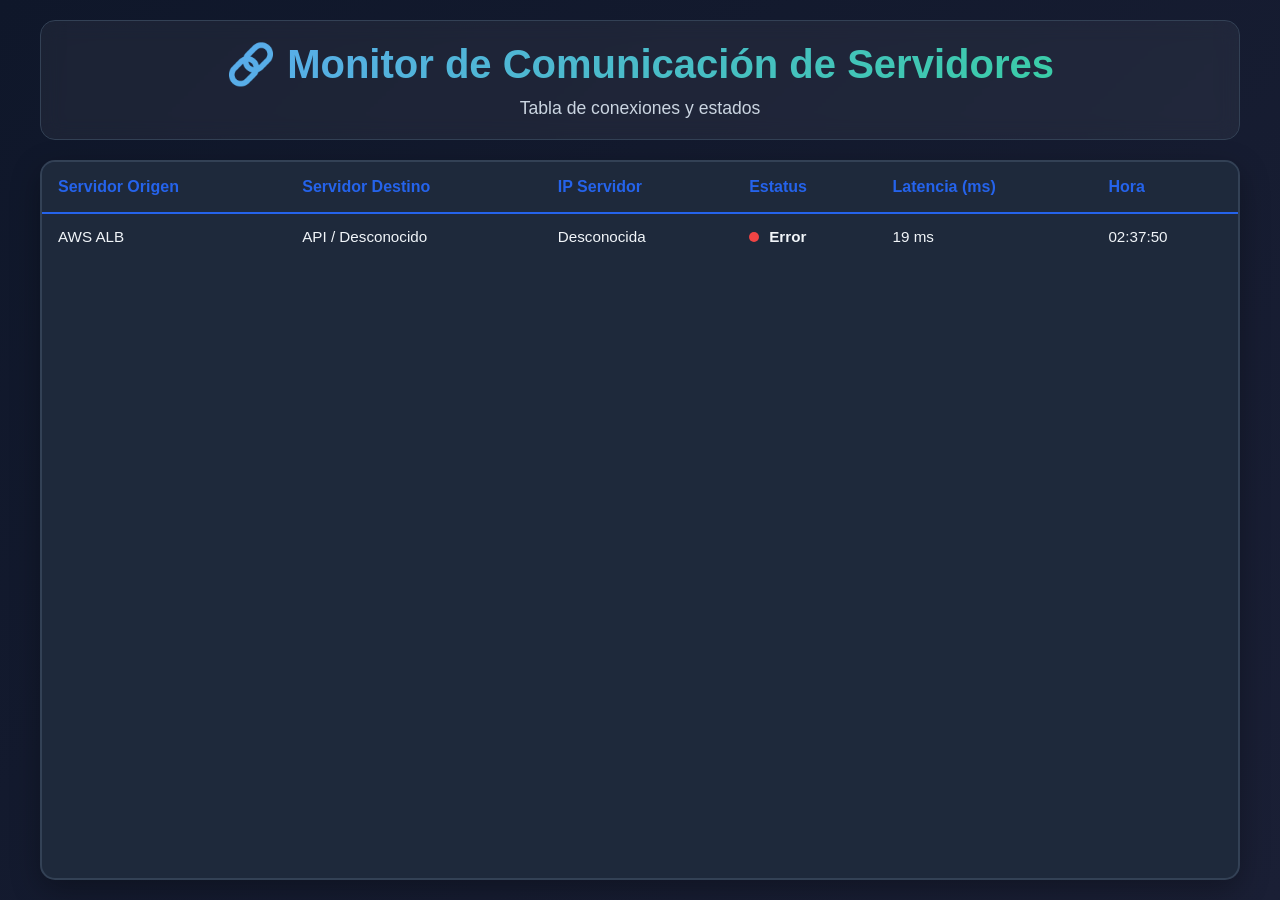
<file: index.html>
<!DOCTYPE html>
<html lang="es">
<head>
    <meta charset="UTF-8">
    <meta name="viewport" content="width=device-width, initial-scale=1.0">
    <title>Monitor de Comunicación de Servidores</title>
    <link rel="stylesheet" href="style.css">
</head>
<body>
    <div class="container">
        <header class="header">
            <h1>🔗 Monitor de Comunicación de Servidores</h1>
            <p class="subtitle">Tabla de conexiones y estados</p>
        </header>

        <div class="table-section">
            <table class="communication-table" id="communicationTable">
                <thead>
                    <tr>
                        <th>Servidor Origen</th>
                        <th>Servidor Destino</th>
                        <th>IP Servidor</th>
                        <th>Estatus</th>
                        <th>Latencia (ms)</th>
                        <th>Hora</th>
                    </tr>
                </thead>
                <tbody id="tableBody">
                </tbody>
            </table>
        </div>
    </div>

    <script src="script.js?v=2"></script>
</body>
</html>
</file>
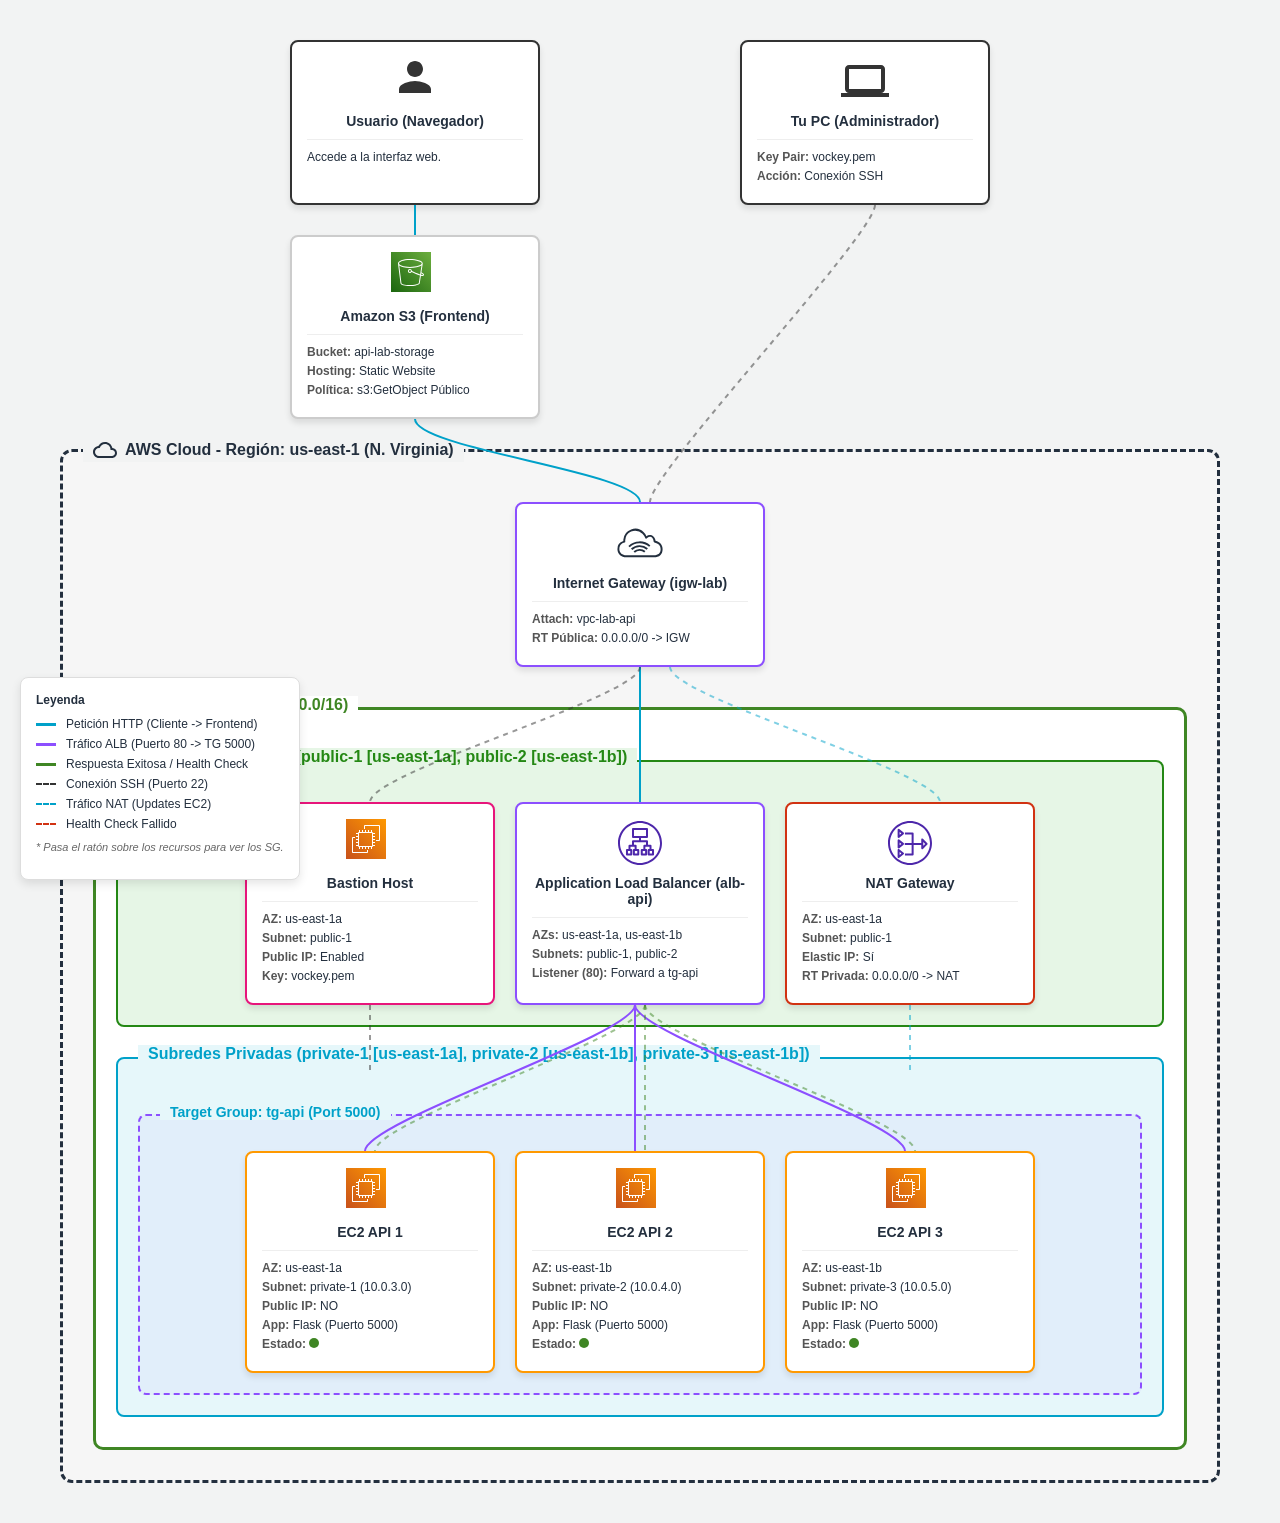
<file: AWS_Arquitecture.html>
<!DOCTYPE html>
<html lang="es">
<head>
<meta charset="UTF-8">
<meta name="viewport" content="width=device-width, initial-scale=1.0">
<title>Arquitectura AWS Academy</title>
<style>
/* CSS Reset y estilos base */
* { box-sizing: border-box; }
body {
    font-family: 'Segoe UI', Tahoma, Geneva, Verdana, sans-serif;
    background-color: #f2f3f3;
    color: #232F3E;
    margin: 0;
    padding: 0;
}

#diagram-container {
    position: relative;
    width: 100%;
    max-width: 1200px;
    margin: 20px auto;
    padding: 20px;
    display: flex;
    flex-direction: column;
    align-items: center;
    gap: 30px;
}

svg#connections {
    position: absolute;
    top: 0;
    left: 0;
    width: 100%;
    height: 100%;
    pointer-events: none;
    z-index: 2;
}

.row {
    display: flex;
    justify-content: center;
    width: 100%;
    z-index: 1;
}

.card {
    background: white;
    border: 2px solid #ccc;
    border-radius: 8px;
    padding: 15px;
    width: 250px;
    box-shadow: 0 4px 6px rgba(0,0,0,0.1);
    position: relative;
    display: flex;
    flex-direction: column;
    align-items: center;
    transition: transform 0.2s;
    cursor: default;
    z-index: 2;
}
.card:hover { transform: scale(1.02); }

.card-header {
    display: flex;
    flex-direction: column;
    align-items: center;
    margin-bottom: 10px;
}

.card-header .icon {
    width: 48px;
    height: 48px;
    margin-bottom: 8px;
}

.card-header .name {
    font-weight: 600;
    font-size: 14px;
    text-align: center;
}

.card-details {
    font-size: 12px;
    width: 100%;
    border-top: 1px solid #eee;
    padding-top: 10px;
}

.card-details div {
    margin-bottom: 5px;
}

.card-details strong {
    color: #555;
}

/* Colores Específicos por Servicio */
#user-card { border-color: #333; }
#user-card .icon { fill: #333; }

#admin-card { border-color: #333; }
#admin-card .icon { fill: #333; }

#frontend-card { border-color: #00A1C9; }
#frontend-card .icon { fill: #00A1C9; }

#igw-card { border-color: #8C4FFF; }
#igw-card .icon { fill: #8C4FFF; }

.card.alb { border-color: #8C4FFF; }
.card.alb .icon { fill: #8C4FFF; }

.card.ec2 { border-color: #FF9900; }
.card.ec2 .icon { fill: #FF9900; }

.card.bastion { border-color: #E7157B; }
.card.bastion .icon { fill: #E7157B; }

.card.nat { border-color: #D13212; }
.card.nat .icon { fill: #D13212; }

/* Contenedores y Límites (Boundaries) */
.aws-boundary {
    border: 3px dashed #232F3E;
    border-radius: 12px;
    padding: 50px 30px 30px;
    width: 100%;
    display: flex;
    flex-direction: column;
    align-items: center;
    position: relative;
    background: rgba(255,255,255,0.3);
    z-index: 1;
}

.boundary-label {
    position: absolute;
    top: -14px;
    left: 20px;
    background: #f2f3f3;
    padding: 0 10px;
    font-size: 16px;
    font-weight: bold;
    color: #232F3E;
    display: flex;
    align-items: center;
}

.boundary-label svg {
    height: 24px;
    margin-right: 8px;
    fill: #232F3E;
}

.vpc-boundary {
    border: 3px solid #3F8624;
    border-radius: 10px;
    padding: 50px 20px 30px;
    width: 100%;
    margin-top: 40px;
    display: flex;
    flex-direction: column;
    align-items: center;
    background: #fff;
    position: relative;
    gap: 30px;
}

.vpc-boundary .boundary-label {
    color: #3F8624;
    background: #fff;
}

.subnet-boundary {
    border: 2px solid;
    border-radius: 8px;
    padding: 40px 20px 20px;
    width: 100%;
    display: flex;
    flex-direction: column;
    align-items: center;
    position: relative;
}

.subnet-boundary.public {
    border-color: #248814;
    background: #e6f6e6;
}
.subnet-boundary.public .boundary-label {
    color: #248814;
    background: #e6f6e6;
}

.subnet-boundary.private {
    border-color: #00A1C9;
    background: #e6f7fa;
}
.subnet-boundary.private .boundary-label {
    color: #00A1C9;
    background: #e6f7fa;
}

.ec2-group {
    display: flex;
    justify-content: center;
    gap: 20px;
    width: 100%;
    flex-wrap: wrap;
}

/* Target Group */
.target-group-boundary {
    border: 2px dashed #8C4FFF;
    border-radius: 8px;
    padding: 35px 20px 20px;
    width: 100%;
    display: flex;
    flex-direction: column;
    align-items: center;
    position: relative;
    background: rgba(140, 79, 255, 0.05);
    margin-top: 15px;
}
.tg-label {
    color: #8C4FFF;
    background: #e6f7fa;
    font-size: 14px;
    top: -12px;
}

/* Tooltips */
.tooltip {
    visibility: hidden;
    position: absolute;
    bottom: 105%;
    left: 50%;
    transform: translateX(-50%);
    background: #232F3E;
    color: white;
    padding: 10px;
    border-radius: 6px;
    font-size: 11px;
    white-space: nowrap;
    z-index: 20;
    opacity: 0;
    transition: opacity 0.3s;
    pointer-events: none;
    box-shadow: 0 4px 6px rgba(0,0,0,0.3);
}

.tooltip::after {
    content: "";
    position: absolute;
    top: 100%;
    left: 50%;
    margin-left: -5px;
    border-width: 5px;
    border-style: solid;
    border-color: #232F3E transparent transparent transparent;
}

.card:hover .tooltip {
    visibility: visible;
    opacity: 1;
}

/* Indicadores de Estado */
.status-indicator {
    display: inline-block;
    width: 10px;
    height: 10px;
    border-radius: 50%;
    background-color: #3F8624;
}
.status-indicator.down {
    background-color: #D13212;
}

/* Leyenda del diagrama */
.legend-panel {
    position: fixed;
    bottom: 20px;
    left: 20px;
    background: white;
    border: 1px solid #ddd;
    padding: 15px;
    border-radius: 8px;
    box-shadow: 0 4px 10px rgba(0,0,0,0.1);
    font-size: 12px;
    z-index: 100;
}
.legend-panel h4 {
    margin: 0 0 10px 0;
}
.legend-item {
    display: flex;
    align-items: center;
    margin-bottom: 6px;
}
.legend-color {
    width: 20px;
    height: 3px;
    margin-right: 10px;
}
.legend-color.dashed {
    border-top: 2px dashed #D13212;
    background: transparent;
    height: 0;
}
</style>
</head>
<body>

<div class="legend-panel">
    <h4>Leyenda</h4>
    <div class="legend-item"><div class="legend-color" style="background: #00A1C9;"></div>Petición HTTP (Cliente -> Frontend)</div>
    <div class="legend-item"><div class="legend-color" style="background: #8C4FFF;"></div>Tráfico ALB (Puerto 80 -> TG 5000)</div>
    <div class="legend-item"><div class="legend-color" style="background: #3F8624;"></div>Respuesta Exitosa / Health Check</div>
    <div class="legend-item"><div class="legend-color" style="border-top: 2px dashed #333; background: transparent; height: 0;"></div>Conexión SSH (Puerto 22)</div>
    <div class="legend-item"><div class="legend-color" style="border-top: 2px dashed #00A1C9; background: transparent; height: 0;"></div>Tráfico NAT (Updates EC2)</div>
    <div class="legend-item"><div class="legend-color dashed"></div>Health Check Fallido</div>
    <p style="margin-top: 10px; color: #666; font-size: 11px;"><i>* Pasa el ratón sobre los recursos para ver los SG.</i></p>
</div>

<div id="diagram-container">
    <svg id="connections"></svg>

    <!-- Fuera de AWS -->
    <div class="row" style="gap: 200px;">
        <div class="card" id="user-card">
            <div class="card-header">
                <svg class="icon" viewBox="0 0 24 24"><path d="M12 2C9.79 2 8 3.79 8 6s1.79 4 4 4 4-1.79 4-4-1.79-4-4-4zm0 10c-2.67 0-8 1.34-8 4v2h16v-2c0-2.66-5.33-4-8-4z"/></svg>
                <div class="name">Usuario (Navegador)</div>
            </div>
            <div class="card-details">
                <div>Accede a la interfaz web.</div>
            </div>
        </div>
        
        <div class="card" id="admin-card">
            <div class="card-header">
                <svg class="icon" viewBox="0 0 24 24"><path d="M20 18c1.1 0 1.99-.9 1.99-2L22 6c0-1.1-.9-2-2-2H4c-1.1 0-2 .9-2 2v10c0 1.1.9 2 2 2H0v2h24v-2h-4zM4 6h16v10H4V6z"/></svg>
                <div class="name">Tu PC (Administrador)</div>
            </div>
            <div class="card-details">
                <div><strong>Key Pair:</strong> vockey.pem</div>
                <div><strong>Acción:</strong> Conexión SSH</div>
            </div>
        </div>
    </div>
    
    <div class="row" style="justify-content: flex-start; padding-left: calc(50% - 350px);">
        <div class="card" id="s3-card">
            <div class="card-header">
                <svg class="icon w-6 h-6" height="40" width="40" xmlns="http://www.w3.org/2000/svg"><defs><linearGradient x1="0%" y1="100%" x2="100%" y2="0%" id="Arch_Amazon-S3-Standard_32_svg__a"><stop stop-color="#1B660F" offset="0%"></stop><stop stop-color="#6CAE3E" offset="100%"></stop></linearGradient></defs><g fill="none" fill-rule="evenodd"><path d="M0 0h40v40H0z" fill="url(#Arch_Amazon-S3-Standard_32_svg__a)"></path><path d="M30.074 22.671l.2-1.301c1.703 1.016 1.735 1.444 1.732 1.46-.004.003-.308.24-1.932-.159zm-10.185-3.733a.995.995 0 01-.992.994.994.994 0 010-1.99c.547 0 .992.448.992.996zm7.869 12.33c0 .123-.495.31-.93.478l-.445.17c-.475.189-1.037.359-1.669.504-1.576.366-3.75.585-5.817.585-5.503 0-8.435-1.009-8.439-1.798L8.256 13.57c1.899 1.452 5.8 2.382 10.641 2.382 4.63 0 9.364-.897 11.584-2.472l-1.366 8.92c-2.871-.874-6.392-2.56-8.132-3.398l-.105-.05.002-.015c0-1.098-.89-1.99-1.983-1.99a1.988 1.988 0 00-1.983 1.99c0 1.097.89 1.99 1.983 1.99.733 0 1.367-.407 1.71-1.002 1.806.868 5.41 2.591 8.356 3.468l-1.205 7.874zm-8.86-23.273c6.676 0 11.857 1.86 11.894 3.465l-.024.148c-.27 1.579-5.352 3.35-11.87 3.35-6.388 0-10.71-1.725-10.89-3.375l-.015-.12c.023-1.678 4.397-3.468 10.904-3.468zm11.538 12.318l1.344-8.76c.001-.026.006-.05.006-.076C31.786 8.674 25.233 7 18.897 7 12.003 7 7 8.883 7 11.477l.003.061 2.468 19.73c0 2.6 7.852 2.732 9.426 2.732 2.137 0 4.394-.228 6.04-.61a12.74 12.74 0 001.81-.548l.432-.167c.844-.321 1.57-.598 1.564-1.331l1.18-7.684c.655.158 1.197.24 1.63.24.58-.001.973-.143 1.21-.428a.982.982 0 00.219-.832c-.127-.681-.923-1.405-2.546-2.327z" fill="#FFF"></path></g></svg>
                <div class="name">Amazon S3 (Frontend)</div>
            </div>
            <div class="card-details">
                <div><strong>Bucket:</strong> api-lab-storage</div>
                <div><strong>Hosting:</strong> Static Website</div>
                <div><strong>Política:</strong> s3:GetObject Público</div>
            </div>
        </div>
    </div>

    <!-- Nube de AWS -->
    <div class="aws-boundary">
        <div class="boundary-label">
            <svg viewBox="0 0 24 24"><path d="M19.35 10.04C18.67 6.59 15.64 4 12 4 9.11 4 6.6 5.64 5.35 8.04 2.34 8.36 0 10.91 0 14c0 3.31 2.69 6 6 6h13c2.76 0 5-2.24 5-5 0-2.64-2.05-4.78-4.65-4.96zM19 18H6c-2.21 0-4-1.79-4-4s1.79-4 4-4h.71C7.37 7.69 9.48 6 12 6c3.04 0 5.5 2.46 5.5 5.5v.5H19c1.66 0 3 1.34 3 3s-1.34 3-3 3z"/></svg>
            AWS Cloud - Región: us-east-1 (N. Virginia)
        </div>
        
        <div class="row">
            <div class="card" id="igw-card">
                <div class="card-header">
                    <svg class="icon w-6 h-6" height="48" viewBox="0 0 50 50" width="48" xmlns="http://www.w3.org/2000/svg"><defs><style>.Res_Internet-gateway_48_Dark_svg__cls-1{fill:#232f3e}</style></defs><g id="Res_Internet-gateway_48_Dark_svg__Working"><path class="Res_Internet-gateway_48_Dark_svg__cls-1" d="M39.4 39.86H10.6c-5 0-8.82-3.33-9.08-7.92v-.63a8.41 8.41 0 016.12-8.43v-.64-.5a12.41 12.41 0 0121.27-7.89 13.24 13.24 0 012.81 4 5.7 5.7 0 013.45-1.17c2.65 0 5.43 1.87 6 6 4.77 1.2 7.38 4.28 7.38 8.72-.05 5.45-3.28 8.46-9.15 8.46zM20 12.15a11.2 11.2 0 00-4.27.87 10.59 10.59 0 00-6.13 9.22 10.36 10.36 0 00.08 1.25 1 1 0 01-.75 1.09c-2 .51-5.43 2.05-5.43 6.73v.52c.19 3.49 3.17 6 7.08 6H39.4c4.78 0 7.1-2.12 7.1-6.48 0-3.71-2.19-6.05-6.51-6.93a1 1 0 01-.8-.92c-.21-3.61-2.31-4.89-4-4.89a3.78 3.78 0 00-3 1.53 1 1 0 01-1.73-.26 12 12 0 00-2.92-4.62A10.63 10.63 0 0020 12.15z"></path><path class="Res_Internet-gateway_48_Dark_svg__cls-1" d="M19.67 35.13l-1.38-1.44a9.2 9.2 0 0112.39-.28l-1.31 1.51a7.25 7.25 0 00-4.73-1.77 7.16 7.16 0 00-4.97 1.98z"></path><path class="Res_Internet-gateway_48_Dark_svg__cls-1" d="M17 32.3l-1.4-1.45a13.12 13.12 0 0117.65-.39L31.93 32a11.11 11.11 0 00-14.93.3z"></path><path class="Res_Internet-gateway_48_Dark_svg__cls-1" d="M14.28 29.46L12.9 28a17 17 0 0122.91-.5L34.5 29a15 15 0 00-20.22.44z"></path></g></svg>
                    <div class="name">Internet Gateway (igw-lab)</div>
                </div>
                <div class="card-details">
                    <div><strong>Attach:</strong> vpc-lab-api</div>
                    <div><strong>RT Pública:</strong> 0.0.0.0/0 -> IGW</div>
                </div>
            </div>
        </div>

        <div class="vpc-boundary">
            <div class="boundary-label">VPC: vpc-lab-api (10.0.0.0/16)</div>

            <!-- Subred Pública -->
            <div class="subnet-boundary public">
                <div class="boundary-label">Subredes Públicas (public-1 [us-east-1a], public-2 [us-east-1b])</div>
                <div class="ec2-group">
                    
                    <div class="card bastion" id="bastion-card">
                        <div class="card-header">
                            <svg class="icon w-6 h-6" height="40" width="40" xmlns="http://www.w3.org/2000/svg"><defs><linearGradient x1="0%" y1="100%" x2="100%" y2="0%" id="Arch_Amazon-EC2_32_svg__a"><stop stop-color="#C8511B" offset="0%"></stop><stop stop-color="#F90" offset="100%"></stop></linearGradient></defs><g fill="none" fill-rule="evenodd"><path d="M0 0h40v40H0z" fill="url(#Arch_Amazon-EC2_32_svg__a)"></path><path d="M26.052 27L26 13.948 13 14v13.052L26.052 27zM27 14h2v1h-2v2h2v1h-2v2h2v1h-2v2h2v1h-2v2h2v1h-2v.052a.95.95 0 01-.948.948H26v2h-1v-2h-2v2h-1v-2h-2v2h-1v-2h-2v2h-1v-2h-2v2h-1v-2h-.052a.95.95 0 01-.948-.948V27h-2v-1h2v-2h-2v-1h2v-2h-2v-1h2v-2h-2v-1h2v-2h-2v-1h2v-.052a.95.95 0 01.948-.948H13v-2h1v2h2v-2h1v2h2v-2h1v2h2v-2h1v2h2v-2h1v2h.052a.95.95 0 01.948.948V14zm-6 19H7V19h2v-1H7.062C6.477 18 6 18.477 6 19.062v13.876C6 33.523 6.477 34 7.062 34h13.877c.585 0 1.061-.477 1.061-1.062V31h-1v2zM34 7.062v13.876c0 .585-.476 1.062-1.061 1.062H30v-1h3V7H19v3h-1V7.062C18 6.477 18.477 6 19.062 6h13.877C33.524 6 34 6.477 34 7.062z" fill="#FFF"></path></g></svg>
                            <div class="name">Bastion Host</div>
                        </div>
                        <div class="card-details">
                            <div><strong>AZ:</strong> us-east-1a</div>
                            <div><strong>Subnet:</strong> public-1</div>
                            <div><strong>Public IP:</strong> Enabled</div>
                            <div><strong>Key:</strong> vockey.pem</div>
                        </div>
                        <div class="tooltip">
                            <b>Bastion SG</b><br><br>
                            <u>Entradas:</u><br>
                            - SSH 22 (Tu IP)
                        </div>
                    </div>

                    <div class="card alb" id="alb-card">
                        <div class="card-header">
                            <svg class="icon w-6 h-6" height="48" width="48" xmlns="http://www.w3.org/2000/svg"><path d="M33.69 34.375h2.345V32H33.69v2.375zm-6.939 0h2.375V32h-2.375v2.375zm-7.875 0h2.375V32h-2.375v2.375zm-6.91 0h2.285V32h-2.285v2.375zm6.035-17.5h12V11h-12v5.875zM37.035 30h-1.534v-3.375a1 1 0 00-1-1h-2.5V22.25a1 1 0 00-1-1h-6v-2.375h6a1 1 0 001-1V10a1 1 0 00-1-1h-14a1 1 0 00-1 1v7.875a1 1 0 001 1h6v2.375h-6a1 1 0 00-1 1v3.375h-2.5a1 1 0 00-1 1V30h-1.536a1 1 0 00-1 1v4.375a1 1 0 001 1h4.286a1 1 0 001-1V31a1 1 0 00-1-1h-.75v-2.375h4.125V30h-.75a1 1 0 00-1 1v4.375a1 1 0 001 1h4.375a1 1 0 001-1V31a1 1 0 00-1-1h-1.625v-3.375a1 1 0 00-1-1h-1.625V23.25h12v2.375h-1.625a1 1 0 00-1 1V30h-1.625a1 1 0 00-1 1v4.375a1 1 0 001 1h4.375a1 1 0 001-1V31a1 1 0 00-1-1h-.75v-2.375h4.125V30h-.811a1 1 0 00-1 1v4.375a1 1 0 001 1h4.345a1 1 0 001-1V31a1 1 0 00-1-1zM24.001 44C12.972 44 4 35.028 4 24S12.972 4 24.001 4c11.028 0 20 8.972 20 20s-8.972 20-20 20zm0-42C11.869 2 2 11.869 2 24s9.869 22 22.001 22c12.13 0 22-9.869 22-22s-9.87-22-22-22z" fill="#4D27AA" fill-rule="evenodd"></path></svg>
                            <div class="name">Application Load Balancer (alb-api)</div>
                        </div>
                        <div class="card-details">
                            <div><strong>AZs:</strong> us-east-1a, us-east-1b</div>
                            <div><strong>Subnets:</strong> public-1, public-2</div>
                            <div><strong>Listener (80):</strong> Forward a tg-api</div>
                        </div>
                        <div class="tooltip">
                            <b>ALB SG</b><br><br>
                            <u>Entradas:</u><br>
                            - HTTP 80 (0.0.0.0/0)<br><br>
                            <u>Salidas:</u><br>
                            - Hacia EC2 API SG (Puerto 5000)
                        </div>
                    </div>

                    <div class="card nat" id="nat-card">
                        <div class="card-header">
                            <svg class="icon w-6 h-6" height="48" width="48" xmlns="http://www.w3.org/2000/svg"><path d="M13.626 35.92v-2.837l1.774 1.419-1.774 1.419zm-.375-5.7a1.001 1.001 0 00-1.625.781v7a1.001 1.001 0 001.625.782l4.374-3.5a1 1 0 000-1.562l-4.374-3.5zm24-3.383v-3.922l1.962 1.96-1.962 1.962zm4.083-2.668l-4.376-4.375a1 1 0 00-1.706.707v3.375h-7.627v-9.5a1 1 0 00-1-1h-7.694v2h6.694v8.5H18.75v2h6.875v8.5h-6.694v2h7.694a1 1 0 001-1v-9.5h7.627v3.376a1 1 0 001.706.707l4.376-4.376a.999.999 0 000-1.414zm-27.709 2.127v-2.84l1.774 1.42-1.773 1.42zm-.374-5.701a1 1 0 00-1.625.78v7.002a1.001 1.001 0 001.625.78l4.374-3.5a1 1 0 000-1.562l-4.374-3.5zm.375-4.8v-2.838l1.774 1.419-1.774 1.419zm-.375-5.7a1.001 1.001 0 00-1.625.781v7a1.001 1.001 0 001.625.78l4.374-3.5a1 1 0 000-1.561l-4.374-3.5zM24 44.003C12.971 44.003 3.998 35.03 3.998 24 4 12.973 12.973 4 24.002 4c11.028 0 20.001 8.973 20.001 20 0 11.03-8.973 20.003-20.002 20.003zM24 2C11.867 2 1.998 11.869 1.998 24c0 12.133 9.87 22.003 22.002 22.003 12.131 0 22.001-9.87 22.001-22.002S36.133 2 24 2z" fill="#4D27AA" fill-rule="evenodd"></path></svg>
                            <div class="name">NAT Gateway</div>
                        </div>
                        <div class="card-details">
                            <div><strong>AZ:</strong> us-east-1a</div>
                            <div><strong>Subnet:</strong> public-1</div>
                            <div><strong>Elastic IP:</strong> Sí</div>
                            <div><strong>RT Privada:</strong> 0.0.0.0/0 -> NAT</div>
                        </div>
                    </div>

                </div>
            </div>

            <!-- Subred Privada -->
            <div class="subnet-boundary private">
                <div class="boundary-label">Subredes Privadas (private-1 [us-east-1a], private-2 [us-east-1b], private-3 [us-east-1b])</div>
                
                <div class="target-group-boundary">
                    <div class="boundary-label tg-label">Target Group: tg-api (Port 5000)</div>
                    <div class="ec2-group">
                    <!-- EC2 API 1 -->
                    <div class="card ec2" id="ec2-1">
                        <div class="card-header">
                            <svg class="icon w-6 h-6" height="40" width="40" xmlns="http://www.w3.org/2000/svg"><defs><linearGradient x1="0%" y1="100%" x2="100%" y2="0%" id="Arch_Amazon-EC2_32_svg__a"><stop stop-color="#C8511B" offset="0%"></stop><stop stop-color="#F90" offset="100%"></stop></linearGradient></defs><g fill="none" fill-rule="evenodd"><path d="M0 0h40v40H0z" fill="url(#Arch_Amazon-EC2_32_svg__a)"></path><path d="M26.052 27L26 13.948 13 14v13.052L26.052 27zM27 14h2v1h-2v2h2v1h-2v2h2v1h-2v2h2v1h-2v2h2v1h-2v.052a.95.95 0 01-.948.948H26v2h-1v-2h-2v2h-1v-2h-2v2h-1v-2h-2v2h-1v-2h-2v2h-1v-2h-.052a.95.95 0 01-.948-.948V27h-2v-1h2v-2h-2v-1h2v-2h-2v-1h2v-2h-2v-1h2v-2h-2v-1h2v-.052a.95.95 0 01.948-.948H13v-2h1v2h2v-2h1v2h2v-2h1v2h2v-2h1v2h2v-2h1v2h.052a.95.95 0 01.948.948V14zm-6 19H7V19h2v-1H7.062C6.477 18 6 18.477 6 19.062v13.876C6 33.523 6.477 34 7.062 34h13.877c.585 0 1.061-.477 1.061-1.062V31h-1v2zM34 7.062v13.876c0 .585-.476 1.062-1.061 1.062H30v-1h3V7H19v3h-1V7.062C18 6.477 18.477 6 19.062 6h13.877C33.524 6 34 6.477 34 7.062z" fill="#FFF"></path></g></svg>
                            <div class="name">EC2 API 1</div>
                        </div>
                        <div class="card-details">
                            <div><strong>AZ:</strong> us-east-1a</div>
                            <div><strong>Subnet:</strong> private-1 (10.0.3.0)</div>
                            <div><strong>Public IP:</strong> NO</div>
                            <div><strong>App:</strong> Flask (Puerto 5000)</div>
                            <div><strong>Estado:</strong> <span class="status-indicator" id="ec2-1-status"></span></div>
                        </div>
                        <div class="tooltip">
                            <b>EC2 API SG</b><br><br>
                            <u>Entradas:</u><br>
                            - SSH 22 (Desde Bastion SG)<br>
                            - HTTP 5000 (Desde ALB SG)
                        </div>
                    </div>
                    <!-- EC2 API 2 -->
                    <div class="card ec2" id="ec2-2">
                        <div class="card-header">
                            <svg class="icon w-6 h-6" height="40" width="40" xmlns="http://www.w3.org/2000/svg"><defs><linearGradient x1="0%" y1="100%" x2="100%" y2="0%" id="Arch_Amazon-EC2_32_svg__a"><stop stop-color="#C8511B" offset="0%"></stop><stop stop-color="#F90" offset="100%"></stop></linearGradient></defs><g fill="none" fill-rule="evenodd"><path d="M0 0h40v40H0z" fill="url(#Arch_Amazon-EC2_32_svg__a)"></path><path d="M26.052 27L26 13.948 13 14v13.052L26.052 27zM27 14h2v1h-2v2h2v1h-2v2h2v1h-2v2h2v1h-2v2h2v1h-2v.052a.95.95 0 01-.948.948H26v2h-1v-2h-2v2h-1v-2h-2v2h-1v-2h-2v2h-1v-2h-2v2h-1v-2h-.052a.95.95 0 01-.948-.948V27h-2v-1h2v-2h-2v-1h2v-2h-2v-1h2v-2h-2v-1h2v-2h-2v-1h2v-.052a.95.95 0 01.948-.948H13v-2h1v2h2v-2h1v2h2v-2h1v2h2v-2h1v2h2v-2h1v2h.052a.95.95 0 01.948.948V14zm-6 19H7V19h2v-1H7.062C6.477 18 6 18.477 6 19.062v13.876C6 33.523 6.477 34 7.062 34h13.877c.585 0 1.061-.477 1.061-1.062V31h-1v2zM34 7.062v13.876c0 .585-.476 1.062-1.061 1.062H30v-1h3V7H19v3h-1V7.062C18 6.477 18.477 6 19.062 6h13.877C33.524 6 34 6.477 34 7.062z" fill="#FFF"></path></g></svg>
                            <div class="name">EC2 API 2</div>
                        </div>
                        <div class="card-details">
                            <div><strong>AZ:</strong> us-east-1b</div>
                            <div><strong>Subnet:</strong> private-2 (10.0.4.0)</div>
                            <div><strong>Public IP:</strong> NO</div>
                            <div><strong>App:</strong> Flask (Puerto 5000)</div>
                            <div><strong>Estado:</strong> <span class="status-indicator" id="ec2-2-status"></span></div>
                        </div>
                        <div class="tooltip">
                            <b>EC2 API SG</b><br><br>
                            <u>Entradas:</u><br>
                            - SSH 22 (Desde Bastion SG)<br>
                            - HTTP 5000 (Desde ALB SG)
                        </div>
                    </div>
                    <!-- EC2 API 3 -->
                    <div class="card ec2" id="ec2-3">
                        <div class="card-header">
                            <svg class="icon w-6 h-6" height="40" width="40" xmlns="http://www.w3.org/2000/svg"><defs><linearGradient x1="0%" y1="100%" x2="100%" y2="0%" id="Arch_Amazon-EC2_32_svg__a"><stop stop-color="#C8511B" offset="0%"></stop><stop stop-color="#F90" offset="100%"></stop></linearGradient></defs><g fill="none" fill-rule="evenodd"><path d="M0 0h40v40H0z" fill="url(#Arch_Amazon-EC2_32_svg__a)"></path><path d="M26.052 27L26 13.948 13 14v13.052L26.052 27zM27 14h2v1h-2v2h2v1h-2v2h2v1h-2v2h2v1h-2v2h2v1h-2v.052a.95.95 0 01-.948.948H26v2h-1v-2h-2v2h-1v-2h-2v2h-1v-2h-2v2h-1v-2h-2v2h-1v-2h-.052a.95.95 0 01-.948-.948V27h-2v-1h2v-2h-2v-1h2v-2h-2v-1h2v-2h-2v-1h2v-2h-2v-1h2v-.052a.95.95 0 01.948-.948H13v-2h1v2h2v-2h1v2h2v-2h1v2h2v-2h1v2h2v-2h1v2h.052a.95.95 0 01.948.948V14zm-6 19H7V19h2v-1H7.062C6.477 18 6 18.477 6 19.062v13.876C6 33.523 6.477 34 7.062 34h13.877c.585 0 1.061-.477 1.061-1.062V31h-1v2zM34 7.062v13.876c0 .585-.476 1.062-1.061 1.062H30v-1h3V7H19v3h-1V7.062C18 6.477 18.477 6 19.062 6h13.877C33.524 6 34 6.477 34 7.062z" fill="#FFF"></path></g></svg>
                            <div class="name">EC2 API 3</div>
                        </div>
                        <div class="card-details">
                            <div><strong>AZ:</strong> us-east-1b</div>
                            <div><strong>Subnet:</strong> private-3 (10.0.5.0)</div>
                            <div><strong>Public IP:</strong> NO</div>
                            <div><strong>App:</strong> Flask (Puerto 5000)</div>
                            <div><strong>Estado:</strong> <span class="status-indicator" id="ec2-3-status"></span></div>
                        </div>
                        <div class="tooltip">
                            <b>EC2 API SG</b><br><br>
                            <u>Entradas:</u><br>
                            - SSH 22 (Desde Bastion SG)<br>
                            - HTTP 5000 (Desde ALB SG)
                        </div>
                    </div>
                    </div>
                </div>
            </div>
        </div>
    </div>
</div>

<script>
    const svg = document.getElementById('connections');
    let connectionCache = {};

    // Dibuja una línea SVG entre dos elementos HTML
    function drawConnection(id1, id2, color, isDashed = false, offset = 0) {
        const el1 = document.getElementById(id1);
        const el2 = document.getElementById(id2);
        if (!el1 || !el2) return null;
        
        const rect1 = el1.getBoundingClientRect();
        const rect2 = el2.getBoundingClientRect();
        const svgRect = svg.getBoundingClientRect();
        
        const startX = rect1.left + rect1.width / 2 - svgRect.left + offset;
        const startY = rect1.bottom - svgRect.top;
        
        const endX = rect2.left + rect2.width / 2 - svgRect.left + offset;
        const endY = rect2.top - svgRect.top;
        
        const path = document.createElementNS("http://www.w3.org/2000/svg", "path");
        const d = `M ${startX} ${startY} C ${startX} ${startY + 30}, ${endX} ${endY - 30}, ${endX} ${endY}`;
        
        path.setAttribute("d", d);
        path.setAttribute("stroke", color);
        path.setAttribute("stroke-width", "2");
        path.setAttribute("fill", "none");
        if (isDashed) {
            path.setAttribute("stroke-dasharray", "5,5");
            path.style.opacity = "0.5";
        }
        
        svg.appendChild(path);
        return path;
    }

    // Dibuja una línea vertical simple hacia abajo
    function drawVerticalLine(id, color, isDashed, length) {
        const el = document.getElementById(id);
        if (!el) return null;
        const rect = el.getBoundingClientRect();
        const svgRect = svg.getBoundingClientRect();
        const startX = rect.left + rect.width / 2 - svgRect.left;
        const startY = rect.bottom - svgRect.top;
        const endY = startY + length;
        const path = document.createElementNS("http://www.w3.org/2000/svg", "path");
        path.setAttribute("d", `M ${startX} ${startY} L ${startX} ${endY}`);
        path.setAttribute("stroke", color);
        path.setAttribute("stroke-width", "2");
        path.setAttribute("fill", "none");
        if (isDashed) {
            path.setAttribute("stroke-dasharray", "5,5");
            path.style.opacity = "0.5";
        }
        svg.appendChild(path);
        return path;
    }

    // Inicializa las líneas y actualiza si se hace resize
    function initConnections() {
        svg.innerHTML = '';
        
        // Petición Web
        connectionCache.user_fe = drawConnection('user-card', 's3-card', '#00A1C9');
        connectionCache.fe_igw = drawConnection('s3-card', 'igw-card', '#00A1C9');
        connectionCache.igw_alb = drawConnection('igw-card', 'alb-card', '#00A1C9');
        
        // Admin SSH
        connectionCache.admin_igw = drawConnection('admin-card', 'igw-card', '#333', true, 10);
        connectionCache.igw_bastion = drawConnection('igw-card', 'bastion-card', '#333', true);
        
        // Bastion/NAT -> Subred Privada
        drawVerticalLine('bastion-card', '#333', true, 65);
        drawVerticalLine('nat-card', '#00A1C9', true, 65);
        connectionCache.nat_igw = drawConnection('igw-card', 'nat-card', '#00A1C9', true, 30);

        // Líneas sólidas para tráfico de datos desde ALB
        connectionCache.alb_ec2_1 = drawConnection('alb-card', 'ec2-1', '#8C4FFF', false, -5);
        connectionCache.alb_ec2_2 = drawConnection('alb-card', 'ec2-2', '#8C4FFF', false, -5);
        connectionCache.alb_ec2_3 = drawConnection('alb-card', 'ec2-3', '#8C4FFF', false, -5);
        
        // Líneas para el Health Check
        connectionCache.hc_1 = drawConnection('alb-card', 'ec2-1', '#3F8624', true, 5);
        connectionCache.hc_2 = drawConnection('alb-card', 'ec2-2', '#3F8624', true, 5);
        connectionCache.hc_3 = drawConnection('alb-card', 'ec2-3', '#3F8624', true, 5);
        
        updateHealthChecks();
    }

    // Estados de las instancias (true=responde, false=caída)
    let ec2States = {
        'ec2-1': true,
        'ec2-2': true,
        'ec2-3': true // Inicia arriba, se cae esporádicamente por demostración
    };

    function updateHealthChecks() {
        ['ec2-1', 'ec2-2', 'ec2-3'].forEach((id, idx) => {
            const isUp = ec2States[id];
            const hcLine = connectionCache['hc_' + (idx+1)];
            const dataLine = connectionCache['alb_' + id.replace('-', '_')];
            
            if(!hcLine || !dataLine) return;

            if(isUp) {
                hcLine.setAttribute('stroke', '#3F8624'); // Verde continuo (OK)
                dataLine.style.opacity = '1';
                document.getElementById(id + '-status').className = 'status-indicator';
            } else {
                hcLine.setAttribute('stroke', '#D13212'); // Rojo
                dataLine.style.opacity = '0.1'; // Deja de enviar tráfico
                document.getElementById(id + '-status').className = 'status-indicator down';
            }
        });
    }

    // Función para animar un paquete a lo largo de un path SVG
    function animatePacket(path, color, duration, reverse, callback) {
        if(!path) {
            if(callback) callback();
            return;
        }
        const packet = document.createElementNS("http://www.w3.org/2000/svg", "circle");
        packet.setAttribute("r", "5");
        packet.setAttribute("fill", color);
        svg.appendChild(packet);
        
        const length = path.getTotalLength();
        let startTime = null;
        
        function step(timestamp) {
            if(!startTime) startTime = timestamp;
            const progress = (timestamp - startTime) / duration;
            
            if(progress <= 1) {
                const currentLen = reverse ? length * (1 - progress) : length * progress;
                const point = path.getPointAtLength(currentLen);
                packet.setAttribute("cx", point.x);
                packet.setAttribute("cy", point.y);
                requestAnimationFrame(step);
            } else {
                packet.remove();
                if(callback) callback();
            }
        }
        requestAnimationFrame(step);
    }

    let currentTarget = 1;
    function sendTraffic() {
        // Encontrar siguiente EC2 disponible para Round Robin
        let attempts = 0;
        while(!ec2States['ec2-' + currentTarget] && attempts < 3) {
            currentTarget++;
            if(currentTarget > 3) currentTarget = 1;
            attempts++;
        }
        
        if(attempts >= 3) return; // Si todas las EC2 están caídas, no se envía tráfico.
        
        const target = currentTarget;
        
        // Petición (Usuario -> Frontend -> IGW -> ALB -> EC2)
        animatePacket(connectionCache.user_fe, '#00A1C9', 400, false, () => {
            animatePacket(connectionCache.fe_igw, '#00A1C9', 400, false, () => {
                animatePacket(connectionCache.igw_alb, '#00A1C9', 400, false, () => {
                    const dataPath = connectionCache['alb_ec2_' + target];
                    animatePacket(dataPath, '#8C4FFF', 500, false, () => {
                        // Respuesta (EC2 -> ALB -> IGW -> Frontend -> Usuario)
                        animatePacket(dataPath, '#3F8624', 500, true, () => {
                            animatePacket(connectionCache.igw_alb, '#3F8624', 400, true, () => {
                                animatePacket(connectionCache.fe_igw, '#3F8624', 400, true, () => {
                                    animatePacket(connectionCache.user_fe, '#3F8624', 400, true);
                                });
                            });
                        });
                    });
                });
            });
        });
        
        // Siguiente instancia (Round Robin)
        currentTarget++;
        if(currentTarget > 3) currentTarget = 1;
    }

    // Toggle para la EC2-3 periódicamente (Para demostrar Health Checks fallidos)
    setInterval(() => {
        ec2States['ec2-3'] = !ec2States['ec2-3'];
        updateHealthChecks();
    }, 8000); 

    window.addEventListener('resize', initConnections);
    window.addEventListener('load', () => {
        initConnections();
        // Empezar animación constante del tráfico
        setInterval(sendTraffic, 2000);
    });
</script>
</body>
</html>
</file>
<file: style.css>
* {
    margin: 0;
    padding: 0;
    box-sizing: border-box;
}

:root {
    --primary-color: #2563eb;
    --success-color: #10b981;
    --warning-color: #f59e0b;
    --danger-color: #ef4444;
    --dark-bg: #0f172a;
    --card-bg: #1e293b;
    --border-color: #334155;
    --text-primary: #f1f5f9;
    --text-secondary: #cbd5e1;
    --transition: all 0.3s ease;
}

body {
    font-family: 'Segoe UI', Tahoma, Geneva, Verdana, sans-serif;
    background: linear-gradient(135deg, #0f172a 0%, #1a1f35 100%);
    color: var(--text-primary);
    height: 100vh;
    overflow: hidden;
    padding: 20px;
}

.container {
    max-width: 1200px;
    margin: 0 auto;
    height: 100%;
    display: flex;
    flex-direction: column;
}

/* Header */
.header {
    text-align: center;
    margin-bottom: 20px;
    padding: 20px;
    background: rgba(255, 255, 255, 0.05);
    border-radius: 15px;
    border: 1px solid var(--border-color);
    backdrop-filter: blur(10px);
    flex-shrink: 0;
}

.header h1 {
    font-size: 2.5rem;
    margin-bottom: 10px;
    background: linear-gradient(135deg, #60a5fa 0%, #34d399 100%);
    -webkit-background-clip: text;
    -webkit-text-fill-color: transparent;
    background-clip: text;
}

.subtitle {
    color: var(--text-secondary);
    font-size: 1.1rem;
}

/* Tabla */
.table-section {
    background: var(--card-bg);
    border: 2px solid var(--border-color);
    border-radius: 15px;
    padding: 0; /* Quitamos el padding para que la cabecera sticky llegue al borde */
    box-shadow: 0 10px 30px rgba(0, 0, 0, 0.3);
    overflow: auto;
    flex: 1;
}

.communication-table {
    width: 100%;
    border-collapse: collapse;
}

.communication-table thead {
    background: rgba(37, 99, 235, 0.1);
}

.communication-table th {
    padding: 16px;
    text-align: left;
    font-weight: 700;
    color: var(--primary-color);
    font-size: 1rem;
    position: sticky;
    top: 0;
    background: var(--card-bg); /* Fondo sólido para tapar filas que hacen scroll */
    border-bottom: 2px solid var(--primary-color);
    z-index: 10;
}

.communication-table tbody tr {
    border-bottom: 1px solid var(--border-color);
    transition: var(--transition);
}

.communication-table tbody tr:hover {
    background: rgba(37, 99, 235, 0.05);
}

.communication-table tbody tr:last-child {
    border-bottom: none;
}

.communication-table td {
    padding: 14px 16px;
    font-size: 0.95rem;
    color: var(--text-primary);
}

/* Estados */
.status-cell {
    display: flex;
    align-items: center;
    gap: 10px;
    font-weight: 600;
}

.status-indicator {
    width: 10px;
    height: 10px;
    border-radius: 50%;
    display: inline-block;
    animation: pulse 2s infinite;
}

.status-stable {
    background-color: var(--success-color);
}

.status-overloaded {
    background-color: var(--warning-color);
    animation: pulse-warning 1s infinite;
}

.status-error {
    background-color: var(--danger-color);
    animation: pulse-error 0.5s infinite;
}

@keyframes pulse {
    0%, 100% { opacity: 1; }
    50% { opacity: 0.5; }
}

@keyframes pulse-warning {
    0%, 100% { opacity: 1; transform: scale(1); }
    50% { opacity: 0.7; transform: scale(1.2); }
}

@keyframes pulse-error {
    0%, 100% { opacity: 1; transform: scale(1); }
    50% { opacity: 0.5; transform: scale(1.1); }
}

/* Responsive */
@media (max-width: 768px) {
    .header h1 {
        font-size: 1.8rem;
    }

    .table-section {
        padding: 15px;
    }

    .communication-table th,
    .communication-table td {
        padding: 12px 8px;
        font-size: 0.85rem;
    }

    .status-cell {
        flex-direction: column;
        align-items: flex-start;
        gap: 5px;
    }
}

/* Animaciones */
@keyframes slideIn {
    from {
        opacity: 0;
        transform: translateY(20px);
    }
    to {
        opacity: 1;
        transform: translateY(0);
    }
}

.table-section {
    animation: slideIn 0.5s ease forwards;
}
</file>
